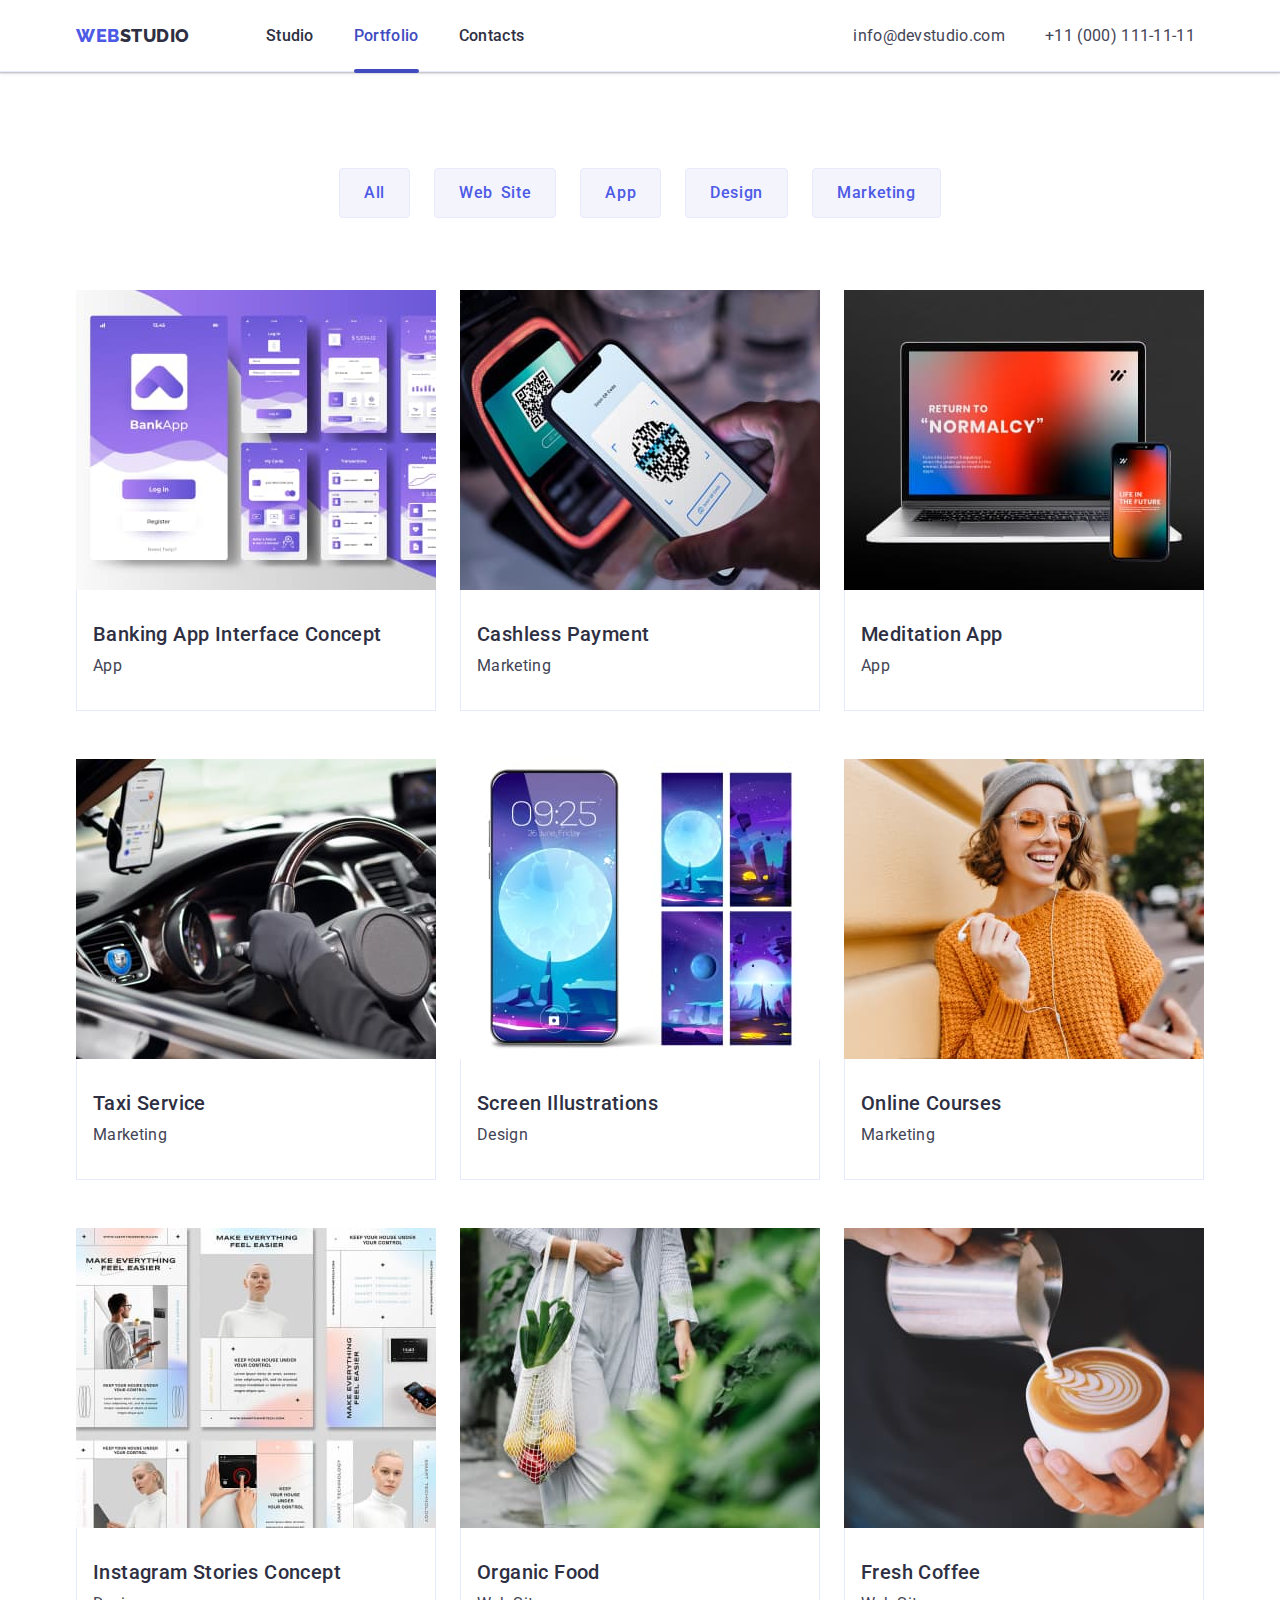
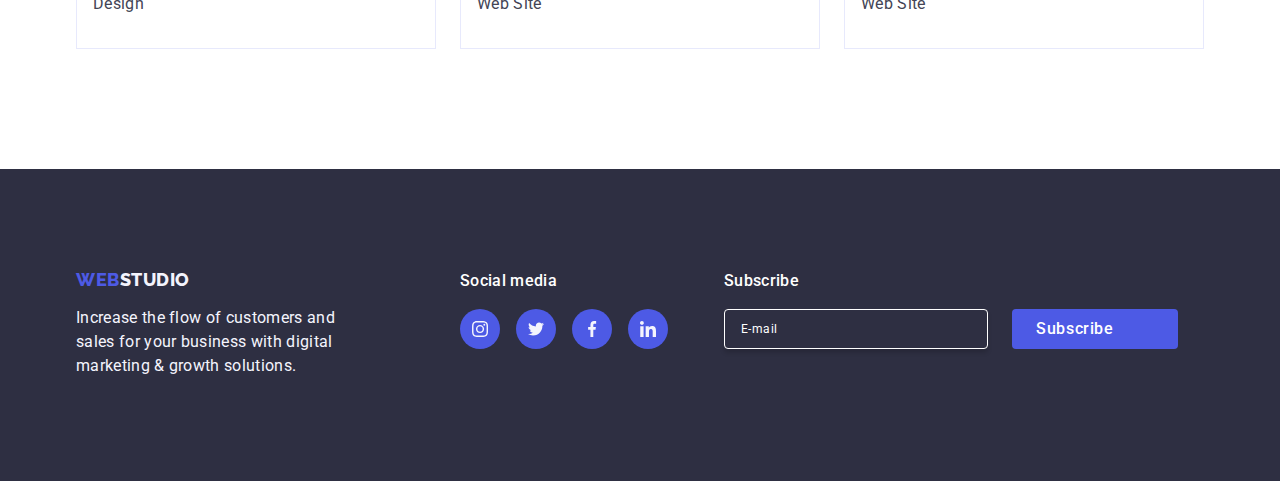
<file: portfolio.html>
<!DOCTYPE html>
<html lang="en">
  <head>
    <meta charset="UTF-8" />
    <meta name="viewport" content="width=device-width, initial-scale=1.0" />
    <title>WebStudio Portfolio</title>
    <link
      rel="stylesheet"
      href="https://cdnjs.cloudflare.com/ajax/libs/modern-normalize/1.0.0/modern-normalize.min.css"
    />
    <link rel="stylesheet" href="./css/styles.css" />
    <link rel="preconnect" href="https://fonts.googleapis.com" />
    <link rel="preconnect" href="https://fonts.gstatic.com" crossorigin />
    <link
      href="https://fonts.googleapis.com/css2?family=Montserrat:wght@400;700&family=Raleway:wght@800&family=Roboto:wght@400;500;700;900&display=swap"
      rel="stylesheet"
    />
  </head>
  <body>
    <header class="header">
      <div class="container display">
        <nav class="navi">
          <a class="logo link" href="./index.html"
            >Web<span class="logo_studio">Studio</span></a
          >
          <ul class="list navigation">
            <li>
              <a class="nav_link link transition" href="./index.html">Studio</a>
            </li>
            <li>
              <a
                class="nav_link link transition first-menu"
                href="./portfolio.html"
                >Portfolio</a
              >
            </li>
            <li>
              <a class="nav_link link transition" href="">Contacts</a>
            </li>
          </ul>
        </nav>
        <address class="address">
          <ul class="list addres">
            <li class="contacts-link">
              <a
                class="link contact transition"
                href="mailto:info@devstudio.com"
                >info@devstudio.com</a
              >
            </li>
            <li class="contacts-link">
              <a class="link contact transition" href="tel:+110001111111"
                >+11 (000) 111-11-11</a
              >
            </li>
          </ul>
        </address>
      </div>
    </header>
    <main>
      <section class="filtration-section">
        <div class="container">
          <h1 class="blank visually-hidden">Portfolio</h1>
          <ul class="list filtr-button">
            <li>
              <button class="filtration filtr-button-transition" type="button">
                All
              </button>
            </li>
            <li>
              <button class="filtration filtr-button-transition" type="button">
                Web<span class="blank">_</span>Site
              </button>
            </li>
            <li>
              <button class="filtration filtr-button-transition" type="button">
                App
              </button>
            </li>
            <li>
              <button class="filtration filtr-button-transition" type="button">
                Design
              </button>
            </li>
            <li>
              <button class="filtration filtr-button-transition" type="button">
                Marketing
              </button>
            </li>
          </ul>
          <ul class="list product-list">
            <li class="product-item">
              <a class="link product-link box-shadow-transition" href="">
                <div class="sliding-window">
                  <img
                    src="./images/portfolio1.jpg"
                    alt="prospect of banking app interface"
                    width="360"
                    height="300"
                  />
                  <p class="product-sliding-widnow">
                    14 Stylish and User-Friendly App Design Concepts · Task
                    Manager App · Calorie Tracker App · Exotic Fruit Ecommerce
                    App · Cloud Storage App
                  </p>
                </div>
                <div class="product-description">
                  <h2 class="product_name">Banking App Interface Concept</h2>
                  <p class="product_type">App</p>
                </div>
              </a>
            </li>
            <li class="product-item">
              <a class="link product-link box-shadow-transition" href="">
                <div class="sliding-window">
                  <img
                    src="./images/portfolio2.jpg"
                    alt="hand holding phone near card terminal"
                    width="360"
                    height="300"
                  />
                  <p class="product-sliding-widnow">
                    14 Stylish and User-Friendly App Design Concepts · Task
                    Manager App · Calorie Tracker App · Exotic Fruit Ecommerce
                    App · Cloud Storage App
                  </p>
                </div>

                <div class="product-description">
                  <h2 class="product_name">Cashless Payment</h2>
                  <p class="product_type">Marketing</p>
                </div>
              </a>
            </li>
            <li class="product-item">
              <a class="link product-link box-shadow-transition" href="">
                <div class="sliding-window">
                  <img
                    src="./images/portfolio3.jpg"
                    alt="smartphone in front of laptop, both display the same application interface"
                    width="360"
                    height="300"
                  />
                  <p class="product-sliding-widnow">
                    14 Stylish and User-Friendly App Design Concepts · Task
                    Manager App · Calorie Tracker App · Exotic Fruit Ecommerce
                    App · Cloud Storage App
                  </p>
                </div>
                <div class="product-description">
                  <h2 class="product_name">Meditation App</h2>
                  <p class="product_type">App</p>
                </div>
              </a>
            </li>
            <li class="product-item">
              <a class="link product-link box-shadow-transition" href="">
                <div class="sliding-window">
                  <img
                    src="./images/portfolio4.jpg"
                    alt="taxi driver in car with phone mounted on windshild"
                    width="360"
                    height="300"
                  />
                  <p class="product-sliding-widnow">
                    14 Stylish and User-Friendly App Design Concepts · Task
                    Manager App · Calorie Tracker App · Exotic Fruit Ecommerce
                    App · Cloud Storage App
                  </p>
                </div>
                <div class="product-description">
                  <h2 class="product_name">Taxi Service</h2>
                  <p class="product_type">Marketing</p>
                </div>
              </a>
            </li>
            <li class="product-item">
              <a class="link product-link box-shadow-transition" href="">
                <div class="sliding-window">
                  <img
                    src="./images/portfolio5.jpg"
                    alt="phone displaying beautiful wallpapers"
                    width="360"
                    height="300"
                  />
                  <p class="product-sliding-widnow">
                    14 Stylish and User-Friendly App Design Concepts · Task
                    Manager App · Calorie Tracker App · Exotic Fruit Ecommerce
                    App · Cloud Storage App
                  </p>
                </div>
                <div class="product-description">
                  <h2 class="product_name">Screen Illustrations</h2>
                  <p class="product_type">Design</p>
                </div>
              </a>
            </li>
            <li class="product-item">
              <a class="link product-link box-shadow-transition" href="">
                <div class="sliding-window">
                  <img
                    src="./images/portfolio6.jpg"
                    alt="young looking girl in orange sweater and glasses, smiling and looking at her phone"
                    width="360"
                    height="300"
                  />
                  <p class="product-sliding-widnow">
                    14 Stylish and User-Friendly App Design Concepts · Task
                    Manager App · Calorie Tracker App · Exotic Fruit Ecommerce
                    App · Cloud Storage App
                  </p>
                </div>
                <div class="product-description">
                  <h2 class="product_name">Online Courses</h2>

                  <p class="product_type">Marketing</p>
                </div>
              </a>
            </li>
            <li class="product-item">
              <a class="link product-link box-shadow-transition" href="">
                <div class="sliding-window">
                  <img
                    src="./images/portfolio7.jpg"
                    alt="prospects of instagram models designe"
                    width="360"
                    height="300"
                  />
                  <p class="product-sliding-widnow">
                    14 Stylish and User-Friendly App Design Concepts · Task
                    Manager App · Calorie Tracker App · Exotic Fruit Ecommerce
                    App · Cloud Storage App
                  </p>
                </div>
                <div class="product-description">
                  <h2 class="product_name">Instagram Stories Concept</h2>
                  <p class="product_type">Design</p>
                </div>
              </a>
            </li>
            <li class="product-item">
              <a class="link product-link box-shadow-transition" href="">
                <div class="sliding-window">
                  <img
                    src="./images/portfolio8.jpg"
                    alt="modern looking lady walking with net bag full of healthy ooking wegtlebles "
                    width="360"
                    height="300"
                  />
                  <p class="product-sliding-widnow">
                    14 Stylish and User-Friendly App Design Concepts · Task
                    Manager App · Calorie Tracker App · Exotic Fruit Ecommerce
                    App · Cloud Storage App
                  </p>
                </div>
                <div class="product-description">
                  <h2 class="product_name">Organic Food</h2>
                  <p class="product_type">Web Site</p>
                </div>
              </a>
            </li>
            <li class="product-item">
              <a class="link product-link box-shadow-transition" href="">
                <div class="sliding-window">
                  <img
                    src="./images/potfolio9.jpg"
                    alt="coffee barista pouring milk to a cup and performing latte art"
                    width="360"
                    height="300"
                  />
                  <p class="product-sliding-widnow">
                    14 Stylish and User-Friendly App Design Concepts · Task
                    Manager App · Calorie Tracker App · Exotic Fruit Ecommerce
                    App · Cloud Storage App
                  </p>
                </div>
                <div class="product-description">
                  <h2 class="product_name">Fresh Coffee</h2>
                  <p class="product_type">Web Site</p>
                </div>
              </a>
            </li>
          </ul>
        </div>
      </section>
    </main>
    <footer class="footer">
      <div class="container footer-container">
        <div class="footer-fist-container">
          <a class="logo link footer-logo" href="./index.html"
            >Web<span class="logo_studio_footer">Studio</span></a
          >
          <p class="footer_paragraf">
            Increase the flow of customers and sales for your business with
            digital marketing & growth solutions.
          </p>
        </div>

        <div class="social-network-footer">
          <p class="footer_paragraf footer-header">Social media</p>
          <ul class="list social-network-links footer-links">
            <li class="social-network-item">
              <a class="link footer-link-hover button-transition" href="">
                <svg class="social-network-svg" width="24" height="24">
                  <use href="./images/icons.svg#icon-instagram"></use>
                </svg>
              </a>
            </li>
            <li class="social-network-item">
              <a class="link footer-link-hover button-transition" href="">
                <svg class="social-network-svg" width="24" height="24">
                  <use href="./images/icons.svg#icon-twitter"></use>
                </svg>
              </a>
            </li>
            <li class="social-network-item">
              <a class="link footer-link-hover button-transition" href="">
                <svg class="social-network-svg" width="24" height="24">
                  <use href="./images/icons.svg#icon-facebook"></use>
                </svg>
              </a>
            </li>
            <li class="social-network-item">
              <a class="link footer-link-hover button-transition" href="">
                <svg class="social-network-svg" width="24" height="24">
                  <use href="./images/icons.svg#icon-linkedin"></use>
                </svg>
              </a>
            </li>
          </ul>
        </div>
        <div class="footer-subscribe-container">
          <p class="footer_paragraf footer-header">Subscribe</p>
          <form class="email-input-footer">
            <label class="newsletter-email-label" for="user-email"
              ><input
                id="user-email"
                name="user-email"
                class="newsletter-email footer-email-input"
                type="email"
                placeholder="E-mail"
            /></label>
            <button class="subscribe-button" type="submit">
              Subscribe
              <svg class="submit-icon button-transition" width="24" height="24">
                <use href="./images/icons.svg#icon-Frame-3"></use>
              </svg>
            </button>
          </form>
        </div>
      </div>
    </footer>
  </body>
</html>
</file>
<file: css/styles.css>
:root {
  --Primary_Brand-color: #4d5ae5;
  --Pressed_state-color: #404bbf;
  --Dark-color: #2e2f42;
  --Success-color: #31d0aa;
  --Text-color: #434455;
  --Subtle_Text-color: #8e8f99;
  --Accent-color: #e7e9fc;
  --Light-color: #f4f4fd;
  --Modal_overlay-color: #2e2f42b7;
  --Hero_background-color: #2e2f4266;
  --White_background-color: #ffffff;
  --Modal_background-color: #fcfcfc;
}
* {
  box-sizing: border-box;
  margin: 0;
  padding: 0;
}

.container {
  width: 1158px;
  padding-inline: 15px;
  margin-inline: auto;
}
.first_container {
  display: flex;
  flex-direction: column;
  align-items: center;
  gap: 48px;
}
.display {
  display: flex;
}

header {
  border-bottom: 1px solid var(--CORNFLOWER, #e7e9fc);
  height: 72px;
  display: flex;
  align-items: center;
  justify-content: space-between;
  box-shadow: 0px 1px 6px rgba(46, 47, 66, 0.08),
    0px 1px 1px rgba(46, 47, 66, 0.16), 0px 2px 1px rgba(46, 47, 66, 0.08);
}
body {
  font-family: "Roboto", sans-serif;
  color: var(--Text-color);
  background-color: var(--White_background-color);
}
.logo {
  font-family: "Raleway", sans-serif;
  font-weight: 800;
  font-size: 18px;
  line-height: 117%;
  letter-spacing: 0.03em;
  text-transform: uppercase;
  color: var(--Primary_Brand-color);
  margin-right: 76px;
}
.link {
  text-decoration: none;
}
.logo_studio {
  color: var(--Dark-color);
}
.list {
  list-style: none;
  display: flex;
}
.mobile-list {
  list-style: none;
  display: flex;
  justify-content: space-around;
}
.list-primery {
  gap: 24px;
  list-style: none;
  display: flex;
  text-align: left;
}
.list + .adres {
  display: flex;
  flex-direction: flex-end;
}
.item-list {
  display: flex;
  width: calc((100% - 72px) / 4);
}
.navi {
  display: flex;
  align-items: center;
}
.address {
  display: flex;
  flex-direction: flex-end;
}
.nav_link {
  font-weight: 500;
  font-size: 16px;
  line-height: 150%;
  letter-spacing: 0.02em;
  color: var(--Dark-color);
  padding: 24px 0 24px;
  display: inline-block;
}
.navigation {
  list-style: none;
  display: flex;
  gap: 40px;
  margin-right: 329px;
}

.contact {
  font-weight: 400;
  font-size: 16px;
  line-height: 150%;
  letter-spacing: 0.02em;
  color: var(--Text-color);
  display: inline-block;
  padding: 24px 0 24px;
}
.contact:hover {
  color: var(--Pressed_state-color);
}
.contact:focus {
  color: var(--Pressed_state-color);
}
.nav_link:hover {
  color: var(--Pressed_state-color);
}
.nav_link:focus {
  color: var(--Pressed_state-color);
}
.addres {
  list-style: none;
  display: flex;
  gap: 40px;
  justify-content: flex-end;
}
.address {
  font-style: normal;
}
.first_section {
  display: flex;
  align-items: center;
  background-image: linear-gradient(
      rgba(46, 47, 66, 0.7),
      rgba(46, 47, 66, 0.7)
    ),
    url(../images/people-office1.jpg);
  background-size: cover;
  max-width: 1440px;
  background-repeat: no-repeat;
  background-position: center;
  height: 600px;
  padding: 188px 0;
  margin: auto;
}
.rectangle {
  display: flex;
  align-items: center;
  justify-content: center;
  width: 264px;
  height: 112px;
  flex-shrink: 0;
  border-radius: 4px;
  background: var(--CLOUD, #f4f4fd);
  margin-bottom: 8px;
}
.feature-icon {
  display: flex;
  align-items: center;
  justify-content: center;
}
.section-second {
  padding: 120px 0 0;
}
.effective {
  max-width: 496px;
  font-size: 56px;
  line-height: 107%;
  letter-spacing: 0.02em;
  color: var(--White_background-color);
  text-align: center;
}
.order_button {
  display: block;
  background-color: var(--Primary_Brand-color);
  font-family: "Roboto", sans-serif;
  font-weight: 500;
  font-size: 16px;
  line-height: 150%;
  letter-spacing: 0.04em;
  color: var(--White_background-color);
  padding: 16px 32px;
  gap: 10px;
  border-radius: 4px;
  box-shadow: 0px 4px 4px 0px rgba(0, 0, 0, 0.15);
  min-width: 169px;
  height: 56;
  border: none;
  cursor: pointer;
}
.order_button:hover,
.order_button:focus {
  background-color: var(--Pressed_state-color);
}
.head_tertiary {
  font-weight: 500;
  font-size: 20px;
  line-height: 120%;
  letter-spacing: 0.02em;
  color: var(--Dark-color);
  margin-bottom: 72px;
}
.head_description {
  line-height: 150%;
  letter-spacing: 0.02em;
  font-size: 16px;
  margin-bottom: 8px;
}
.header_secondary {
  font-size: 36px;
  line-height: 111%;
  text-align: center;
  letter-spacing: 0.02em;
  text-transform: capitalize;
  color: var(--Dark-color);
  margin-bottom: 72px;
}
.center {
  text-align: center;
}
.workers_section {
  background-color: #f4f4fd;
  height: 732px;
}
.workers_list > {
  background-color: var(--White_background-color);
}
.footer {
  background-color: var(--Dark-color);
  height: 312px;
  display: flex;
  padding: 100px 0;
}
.logo_studio_footer {
  color: var(--Light-color);
}
.footer_paragraf {
  color: var(--Light-color);
  line-height: 150%;
  letter-spacing: 0.02em;
  width: 264px;
}
.worker_card {
  background-color: var(--White_background-color);
  width: calc((100% - 72px) / 4);
  border-radius: 0px 0px 4px 4px;
  box-shadow: 0px 1px 6px rgba(46, 47, 66, 0.08),
    0px 1px 1px rgba(46, 47, 66, 0.16), 0px 2px 1px rgba(46, 47, 66, 0.08);
}
.hidden-header {
  visibility: hidden;
}
.filtr-button {
  justify-content: center;
  gap: 24px;
  margin-bottom: 72px;
}
.filtration {
  width: auto;
  background-color: var(--Light-color);
  font-family: "Roboto", sans-serif;
  font-weight: 500;
  font-size: 16px;
  line-height: 150%;
  letter-spacing: 0.04em;
  color: var(--Primary_Brand-color);
  padding: 12px 24px;
  border: 1px solid var(--Accent-color);
  border-radius: 4px;
}
.filtration:hover,
.filtration:focus {
  color: var(--White_background-color);
  background-color: var(--Pressed_state-color);
  cursor: pointer;
  border: 1px solid transparent;
  box-shadow: 0px 3px 1px rgba(0, 0, 0, 0.1), 0px 2px 1px rgba(0, 0, 0, 0.08),
    0px 2px 2px rgba(0, 0, 0, 0.12);
}
.product_name {
  font-weight: 500;
  font-size: 20px;
  line-height: 120%;
  letter-spacing: 0.02em;
  color: var(--Dark-color);
  margin-bottom: 8px;
}
.product_type {
  font-size: 16px;
  line-height: 150%;
  letter-spacing: 0.02em;
  color: var(--Text-color);
}
h2 {
  font-weight: 500;
  font-size: 20px;
  line-height: 120%;
  letter-spacing: 0.02em;
  color: var(--Dark-color);
}
.blank {
  visibility: hidden;
}
section {
  padding: 120px 0 120px;
  display: flex;
}
.feature {
  flex-basis: calc((100% - 48px) / 3);
}
img {
  display: block;
}
.worker-name-title {
  padding: 32px 0px;
}
.worker-name {
  font-weight: 500;
  font-size: 20px;
  line-height: 120%;
  letter-spacing: 0.02em;
  color: var(--Dark-color);
  text-align: center;
  margin-bottom: 8px;
}
.footer-logo {
  display: inline-block;
  margin-bottom: 16px;
}
.filtration-section {
  flex-direction: column;
  padding-top: 96px;
  padding-bottom: 120px;
}
.product-list {
  flex-wrap: wrap;
  column-gap: 24px;
  row-gap: 48px;
}
.product-item {
  width: calc((100% - 48px) / 3);
}
.product-description {
  padding: 32px 16px;
  border: 1px solid var(--Accent-color);
  border-top: none;
}
.visually-hidden {
  position: absolute;
  width: 1px;
  height: 1px;
  margin: -1px;
  border: 0;
  padding: 0;
  white-space: nowrap;
  clip-path: inset(100%);
  clip: rect(0 0 0 0);
  overflow: hidden;
}
.feature-name {
  margin-bottom: 8px;
}
.social-network-links {
  display: flex;
  justify-content: center;
  gap: 24px;
  margin-top: 8px;
}
.social-network-link {
  width: 100%;
  height: 100%;
  background-color: var(--Primary_Brand-color);
  border-radius: 50%;
  display: flex;
  align-items: center;
  justify-content: center;
}
.social-network-link:hover,
.social-network-link:focus {
  background-color: var(--Pressed_state-color);
}
.social-network-item {
  width: 40px;
  height: 40px;
}
.social-network-svg {
  width: 16px;
  height: 16px;
  fill: #f4f4fd;
}
.social-network-footer-svg {
  fill: #f4f4fd;
}
.section-customers {
  padding-top: 120px;
  margin: 0 auto;
}
.customers-container {
  font-size: 36px;
  line-height: 1.11;
  color: var(--Dark-color);
}
.customers-list {
  display: flex;
  gap: 24px;
  width: 100%;
}
.customers-item {
  width: calc((100% - 120px) / 6);
  height: 88px;
}
.customer-logo {
  fill: currentColor;
}
.customers-link {
  width: 100%;
  height: 100%;
  border: 1px solid var(--Subtle_Text-color);
  border-radius: 4px;
  display: flex;
  align-items: center;
  justify-content: center;
  color: var(--Subtle_Text-color);
}
.customers-link:hover,
.customers-link:focus {
  border-color: var(--Pressed_state-color);
  color: var(--Pressed_state-color);
}
.footer-header {
  font-weight: 500;
  color: var(--White_background-color);
  margin-bottom: 16px;
}
.social-network-svg-footer {
  width: 16px;
  height: 16px;
  fill: #f4f4fd;
}
.footer-link-hover {
  width: 100%;
  height: 100%;
  background-color: var(--Primary_Brand-color);
  border-radius: 50%;
  display: flex;
  align-items: center;
  justify-content: center;
}
.footer-link-hover:hover,
.footer-link-hover:focus {
  background-color: var(--Success-color);
}
.footer-links {
  display: flex;
  margin-top: 16px;
  gap: 16px;
  justify-content: flex-start;
}
.footer-container {
  display: flex;
  align-items: baseline;
}
.footer-fist-container {
  flex-direction: column;
  align-items: flex-start;
  margin-right: 120px;
}
.product-link {
  display: block;
}
.product-link:hover,
.product-link:focus {
  box-shadow: 0px 1px 6px rgba(46, 47, 66, 0.08),
    0px 1px 1px rgba(46, 47, 66, 0.16), 0px 2px 1px rgba(46, 47, 66, 0.08);
}
.is-hidden {
  opacity: 0;
  visibility: hidden;
  pointer-events: none;
}
.modal {
  position: fixed;
  top: 0;
  left: 0;
  width: 100%;
  height: 100%;
  background-color: rgba(46, 47, 66, 0.4);
  transition: opacity 250ms cubic-bezier(0.4, 0, 0.2, 1),
    visibility 250ms cubic-bezier(0.4, 0, 0.2, 1);
}
.modal-window {
  position: absolute;
  top: 50%;
  left: 50%;
  transform: translate(-50%, -50%) scale(1);
  width: 408px;
  min-height: 584px;
  background: #fcfcfc;
  box-shadow: 0px 1px 1px rgba(0, 0, 0, 0.14), 0px 1px 3px rgba(0, 0, 0, 0.12),
    0px 2px 1px rgba(0, 0, 0, 0.2);
  border-radius: 4px;
  transition: transform 250ms cubic-bezier(0.4, 0, 0.2, 1);
  padding: 72px 24px 24px 24px;
}
.modal-close-button {
  position: absolute;
  top: 24px;
  right: 24px;
  width: 24px;
  height: 24px;
  border-radius: 50%;
  display: flex;
  align-items: center;
  justify-content: center;
  background-color: var(--Accent-color);
  border: 1px solid rgba(0, 0, 0, 0.1);
  padding: 0;
  cursor: pointer;
  transition: background-color 250ms cubic-bezier(0.4, 0, 0.2, 1),
    border 250ms cubic-bezier(0.4, 0, 0.2, 1);
}
.modal-cross-icon {
  transition: fill 250ms cubic-bezier(0.4, 0, 0.2, 1);
}

.modal-close-button:focus,
.modal-close-button:hover {
  background-color: var(--Pressed_state-color);
  border: none;
  fill: #ffffff;
  background-color: var(--Pressed_state-color);
  border: none;
}
.page-indication:hover {
  position: relative;
  color: #404bbf;
}
.page-indication:hover::after {
  content: "";
  position: absolute;
  left: 0;
  bottom: -1px;
  height: 4px;
  background-color: #404bbf;
  border-radius: 2px;
  width: 100%;
}
.transition {
  transition: color 250ms cubic-bezier(0.4, 0, 0.2, 1);
}

.button-transition {
  transition: background-color 250ms cubic-bezier(0.4, 0, 0.2, 1);
}

.border-transition {
  transition: border-color 250ms cubic-bezier(0.4, 0, 0.2, 1),
    color 250ms cubic-bezier(0.4, 0, 0.2, 1);
}
.filtr-button-transition {
  transition: color 250ms cubic-bezier(0.4, 0, 0.2, 1),
    background-color 250ms cubic-bezier(0.4, 0, 0.2, 1),
    border-color 250ms cubic-bezier(0.4, 0, 0.2, 1),
    box-shadow 250ms cubic-bezier(0.4, 0, 0.2, 1);
}

.box-shadow-transition {
  transition: box-shadow 250ms cubic-bezier(0.4, 0, 0.2, 1);
}
.sliding-window {
  position: relative;
  overflow: hidden;
}

.product-sliding-widnow {
  position: absolute;
  top: 0;
  font-size: 16px;
  line-height: 1.5;
  letter-spacing: 0.02em;
  color: var(--Light-color);
  padding: 40px 32px;
  background-color: var(--Primary_Brand-color);
  height: 100%;
  width: 100%;
  transform: translateY(100%);
  transition: transform 250ms cubic-bezier(0.4, 0, 0.2, 1);
}

.product-link:hover .product-sliding-widnow {
  transform: translateY(0%);
}

.product-link:focus .product-sliding-widnow {
  transform: translateY(0%);
}
.first-menu {
  position: relative;
  color: var(--Pressed_state-color);
}

.first-menu::after {
  content: "";
  position: absolute;
  left: 0;
  bottom: -1px;
  height: 4px;
  background-color: var(--Pressed_state-color);
  border-radius: 2px;
  width: 100%;
}
.subscribe-button {
  height: 40px;
  min-width: 165px;
  line-height: 1.5;
  letter-spacing: 0.04em;
  display: inline-flex;
  padding: 8px 24px;
  justify-content: center;
  align-items: center;

  border-radius: 4px;
  background: var(--Primary_Brand-color);
  color: #ffffff;
  font-weight: 500;
  cursor: pointer;
  border: none;
}
.submit-icon {
  margin-left: 16px;
}

.footer-subscribe {
  justify-content: flex-start;
}
.form {
  flex-direction: column;
}
.email-input-footer {
  display: flex;
  align-items: center;
  justify-content: center;
  gap: 24px;
  color: var(--White_background-color);
}
.footer-email-input {
  color: var(--White_background-color);
}
.newsletter-email {
  color: var(--White_background-color);
  font-family: Roboto;
  font-size: 12px;
  font-style: normal;
  font-weight: 400;
  line-height: 24px; /* 200% */
  letter-spacing: 0.48px;
  background-color: transparent;
  border-radius: 4px;
  border: 1px solid var(--White_background-color);
  box-shadow: 0px 4px 4px 0px rgba(0, 0, 0, 0.15);
  width: 264px;
  height: 40px;
  line-height: 1.5;
  padding-left: 16px;
}
.newsletter-email::placeholder {
  color: var(--White_background-color);
}
.subscribe-button:hover,
.subscribe-button:focus {
  background-color: var(--Pressed_state-color);
}
.modal-paragraf {
  font-weight: 500;
  line-height: 1.5;
  text-align: center;
  letter-spacing: 0.02em;
  color: var(--Dark-color);
  margin-bottom: 16px;
}
.modal-form-container {
  margin-bottom: 8px;
}
.modal-comments-container {
  margin-bottom: 16px;
}
.modal-privacy-container {
  margin-bottom: 24px;
  display: flex;
}
.form-name {
  font-size: 12px;
  line-height: 1.17;
  letter-spacing: 0.04em;
  color: var(--Subtle_Text-color);
  display: block;
  margin-bottom: 4px;
}

.modal-input {
  position: relative;
  margin-bottom: 16px;
}
.input-name {
  width: 100%;
  height: 40px;
  border: 1px solid rgba(46, 47, 66, 0.4);
  border-radius: 4px;
  background-color: transparent;
  padding-left: 38px;
  outline: transparent;
  transition: border-color 250ms cubic-bezier(0.4, 0, 0.2, 1);
}
.input-name:focus {
  border-color: var(--Primary_Brand-color);
  fill: var(--Primary_Brand-color);
}

.modal-name-icon {
  position: absolute;
  left: 16px;
  top: 50%;
  transform: translateY(-50%);
  transition: fill 250ms cubic-bezier(0.4, 0, 0.2, 1);
}
.input-name:focus + .modal-name-icon {
  fill: var(--Primary_Brand-color);
}
.comment-area {
  width: 100%;
  height: 120px;
  font-size: 12px;
  line-height: 1.17;
  letter-spacing: 0.04em;
  color: rgba(46, 47, 66, 0.4);
  border: 1px solid rgba(46, 47, 66, 0.4);
  border-radius: 4px;
  background-color: transparent;
  padding: 8px 16px;
  outline: transparent;
  resize: none;
  transition: border-color 250ms cubic-bezier(0.4, 0, 0.2, 1);
}
.comment-area:focus {
  border-color: var(--Primary_Brand-color);
}
.privacy-agraemnt {
  display: block;
  font-size: 12px;
  line-height: 1.17;
  letter-spacing: 0.04em;
  color: var(--Subtle_Text-color);
}
.hidden {
  -moz-appearance: none;
  -webkit-appearance: none;
  appearance: none;
}

.checkbox-icon {
  width: 16px;
  height: 16px;
  border: 1px solid rgba(46, 47, 66, 0.4);
  border-radius: 2px;
  transition: background-color 250ms cubic-bezier(0.4, 0, 0.2, 1),
    border 250ms cubic-bezier(0.4, 0, 0.2, 1),
    fill 250ms cubic-bezier(0.4, 0, 0.2, 1);
  display: inline-flex;
  align-items: center;
  justify-content: center;
  fill: transparent;
  margin-right: 8px;
}

.privacy-checkbox {
  position: absolute;

  transform: translate(8px, 16px);
}

.privacy-checkbox:checked + .privacy-agraemnt .checkbox-icon {
  background-color: var(--Pressed_state-color);
  border: none;
  fill: var(--Light-color);
}

.modal-link {
  color: var(--Primary_Brand-color);
}
.modal-button {
  display: block;
  padding: 16px 32px;
  min-width: 169px;
  height: 56px;
  font-family: "Roboto", sans-serif;
  font-size: 16px;
  font-weight: 500;
  line-height: 1.5;
  letter-spacing: 0.04em;
  color: #ffffff;
  cursor: pointer;
  background-color: #4d5ae5;
  border: none;
  border-radius: 4px;
  font-size: 16px;
  font-weight: 500;
  line-height: 1.5;
  letter-spacing: 0.04em;
  color: #ffffff;
  cursor: pointer;
  border-radius: 4px;
  transition: background-color 250ms cubic-bezier(0.4, 0, 0.2, 1);
  margin: auto;
}
.modal-button:hover,
.modal-button:focus {
  background-color: var(--Pressed_state-color);
}
@media (max-width: 768px) {
  .contact {
    font-size: 12px;
    font-family: Roboto;
    font-size: 12px;
    font-style: normal;
    font-weight: 400;
    line-height: 14px; /* 116.667% */
    letter-spacing: 0.48px;
    padding: 0;
  }
  .logo {
  }
  .navigation {
    margin-right: 0;
  }
  .addres {
    display: flex;
    gap: 12px;
    flex-direction: column;
    justify-content: center;
  }
  .display {
    justify-content: space-between;
  }
  .modal-window {
  }
  .effective {
    font-size: 56px;
  }
  .order_button {
    margin-top: 72px;
  }
  .worker-name-title {
    display: flex;
    flex-direction: column;
    justify-content: center;
  }
  h1 {
    font-size: 36px;
  }
  .container {
    display: flex;
    gap: 8px;
  }
  .first_section {
    display: flex;
    align-items: center;
    background-image: linear-gradient(
        rgba(46, 47, 66, 0.7),
        rgba(46, 47, 66, 0.7)
      ),
      url(../images//Dark-bg-768.jpg);
    background-size: cover;
    max-width: 768px;
    background-repeat: no-repeat;
    background-position: center;
    height: 432px;
    padding: 188px 0;
    margin: auto;
  }
  .rectangle {
    display: none;
  }
  .list-primery {
    flex-wrap: wrap;
  }
  .list-first {
    display: flex;
    width: calc((100% - 24px) / 2);
    flex-direction: column;
    align-items: flex-start;
    gap: 8px;
  }
  .head_tertiary {
    font-size: 36px;
    text-align: center;
  }
  .third-section {
    display: none;
  }
  .workers_section {
    height: auto;
  }
  .workers-container {
    flex-direction: column;
  }
  .worker_card {
    width: max-content;
  }
  .workers_list {
    align-items: center;
    justify-content: center;
    row-gap: 64px;
  }
  .customers-container {
    flex-direction: column;
    max-width: 552px;
  }
  .customers-item {
    flex-basis: calc((100% - 48px) / 3);
  }
  .customers-list {
    flex-wrap: wrap;
    row-gap: 72px;
    column-gap: 24px;
    justify-content: center;
  }
  .footer {
    height: auto;
  }
  .footer-container {
    justify-content: center;
    gap: 24px;
    margin: 0 108px;
    flex-wrap: wrap;
  }
  .footer-fist-container {
    display: flex;
    flex-direction: column;
    margin: 0;
  }
  .footer-logo {
    display: flex;
    justify-content: flex-start;
    margin: 0;
    margin-bottom: 18px;
  }
  .social-network-footer {
    display: flex;
    flex-direction: column;
  }
  .footer-header2 {
    width: 552px;
  }
  .footer-subscribe-container {
    display: flex;
    justify-content: flex-start;
    flex-direction: column;
  }
  .email-input-footer {
    justify-content: flex-start;
  }
}
@media (max-width: 428px) {
  .navigation {
    display: none;
  }
  .address {
    display: none;
  }
  .logo {
  }
  .modal-window {
  }
  .effective {
    font-size: 36px;
  }
  .order_button {
    margin-top: 72px;
  }
  .worker-name-title {
    display: flex;
    flex-direction: column;
    justify-content: center;
  }
}
@media (max-width: 428px) {
  h1 {
    font-size: 36px;
  }
  .container {
    display: flex;
    flex-direction: column;
    width: 396px;
    gap: 8px;
  }
  .first_section {
    display: flex;
    align-items: center;
    background-image: linear-gradient(
        rgba(46, 47, 66, 0.7),
        rgba(46, 47, 66, 0.7)
      ),
      url(../images/Dark-bg.jpg);
    background-size: cover;
    width: 428px;
    background-repeat: no-repeat;
    background-position: center;
    height: 432px;
    padding: 188px 0;
    margin: auto;
  }
  .rectangle {
    display: none;
  }
  .list-primery {
    display: inline-flex;
    flex-direction: column;
    align-items: flex-start;
    gap: 72px;
  }
  .head_tertiary {
    font-size: 36px;
    text-align: center;
  }
  .third-section {
    display: none;
  }
  .workers_section {
    height: auto;
  }
  .worker_card {
    width: max-content;
  }
  .workers_list {
    align-items: center;
  }
  .customers-item {
    flex-basis: calc((100% - 16px) / 2);
  }
  .customers-list {
    flex-wrap: wrap;
    row-gap: 72px;
    column-gap: 16px;
  }
  .footer {
    height: auto;
  }
  .footer-container {
    gap: 72px;
    margin: 0;
  }
  .footer-fist-container {
    display: flex;
    align-items: center;
    width: 100%;
  }
  .footer-logo {
    text-align: center;
    margin: auto;
    margin-bottom: 18px;
  }
  .social-network-footer {
    display: flex;
    flex-direction: column;
    width: 100%;
  }
  .footer-header {
    text-align: center;
  }
  .footer-header {
    width: 100%;
  }
  .social-network-links {
    align-items: center;
  }
  .footer-links {
    justify-content: center;
  }
  .footer-subscribe-container {
    display: flex;
    flex-direction: column;
    width: 100%;
  }
  .email-input-footer {
    display: flex;
    flex-direction: column;
    gap: 16px;
    width: 100%;
  }
  .newsletter-email {
    width: 398px;
    margin-left: 15px;
  }
  .list-first {
    width: 100%;
  }
}
.menu-toggle {
  min-height: 40px;
  min-width: 40px;
  display: flex;
  align-items: center;
  justify-content: center;
  margin: 0;
  padding: 0;
  background-color: transparent;
  cursor: pointer;
  border: none;
  border-radius: 50%;
  outline: none;
}

@media (min-width: 428px) {
  .menu-toggle {
    display: none;
  }
}

.menu-toggle:hover,
.menu-toggle:focus {
  background-color: rgba(0, 0, 0, 0.1);
}

.menu-container {
  position: fixed;
  top: 0;
  left: 0;
  width: 100vw;
  height: 100vh;
  padding: 32px;
  background-color: var(--White_background-color);
  z-index: 999;

  transform: translateX(100%);
  transition: transform 250ms ease-in-out;
}

.menu-container.is-open {
  transform: translateX(0);
}

.menu-container .menu-toggle {
  position: absolute;
  top: 16px;
  right: 16px;
  color: #fff;
}

.mobile-menu {
  display: inline-flex;
  flex-direction: column;
  padding: 0;
  margin: 0;
  list-style: none;
  gap: 40px;
}
.mobile-menu .link {
  display: block;
  color: var(--Dark-color);
  text-decoration: none;
}
.mobile-link {
  font-family: Roboto;
  font-size: 36px;
  font-style: normal;
  font-weight: 700;
  line-height: 40px; /* 111.111% */
  letter-spacing: 0.72px;
  text-transform: capitalize;
}
.mobile-link:hover,
.mobile-link:focus {
  color: var(--Pressed_state-color);
}
.mobile-address {
  display: inline-flex;
  flex-direction: column;
  justify-content: flex-end;
  gap: 40px;
  margin-top: 150px;
}
.mobile-contacts-link {
}
.mobile-email-link {
  font-size: 20px;
  color: var(--Dark-color);
  text-transform: none;
}
.number-mobile-menu {
  color: var(--Primary_Brand-color);
}
.mobile-social-network {
  display: flex;
  justify-content: space-between;

  margin-top: 48px;
}
</file>
